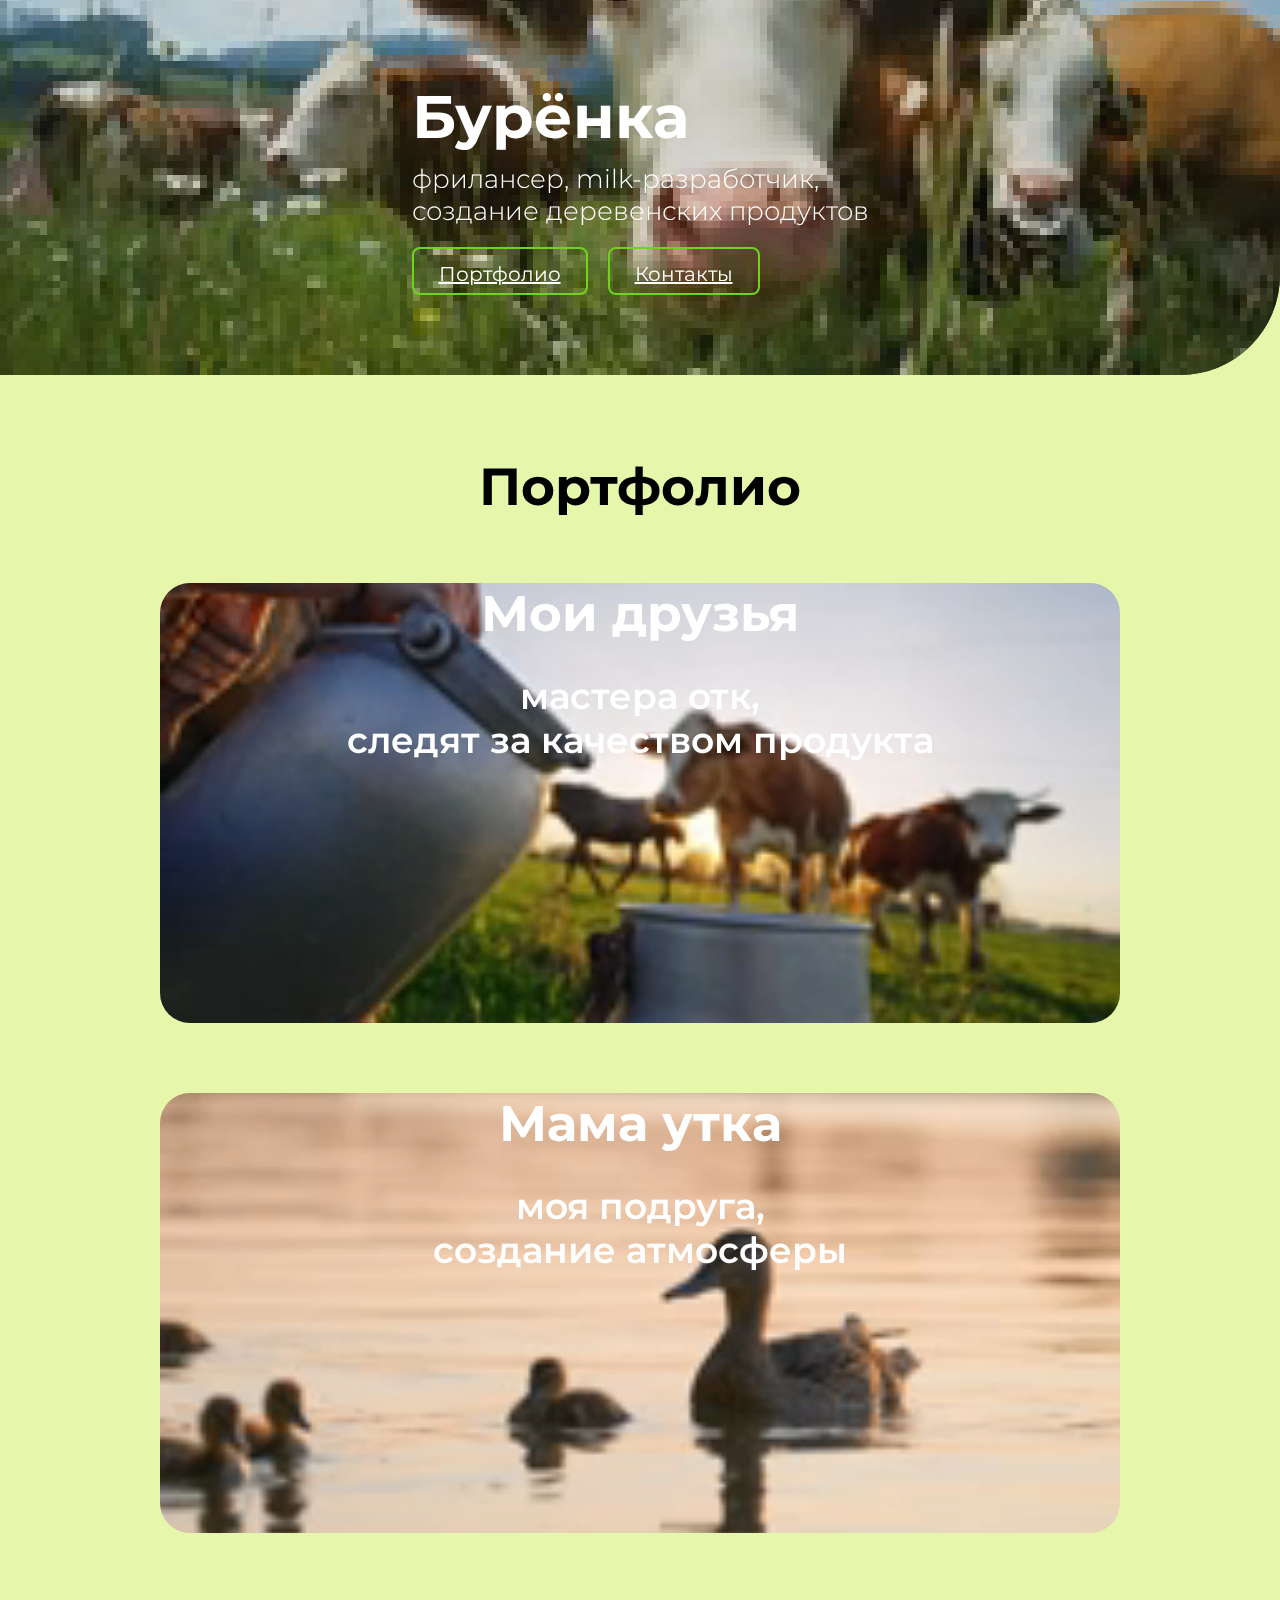
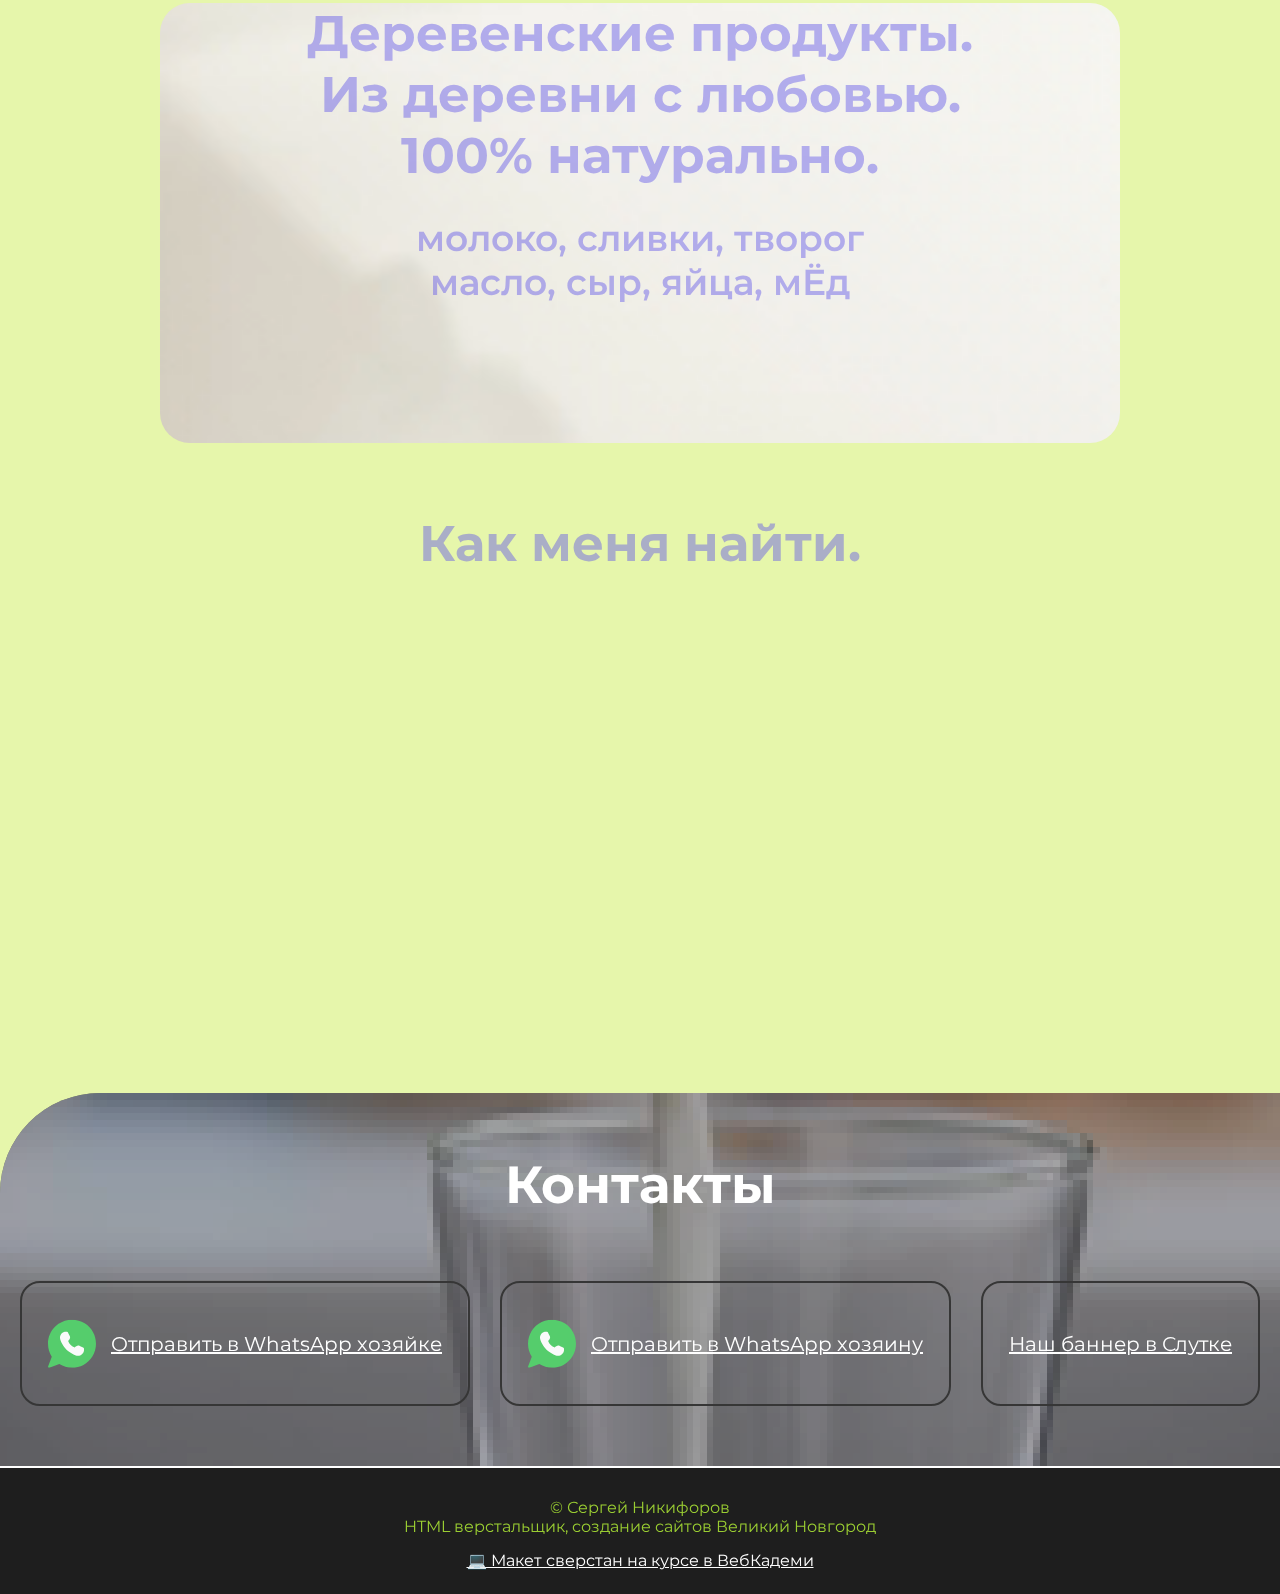
<file: index.html>
<!DOCTYPE html>
<html lang="en">
  <head>
    <meta charset="UTF-8" />
    <meta name="viewport" content="width=device-width, initial-scale=1.0" />
    <title>Буренка - фрилансер.</title>
    <link rel="stylesheet" href="./css/reset.css" />
    <link rel="stylesheet" href="./css/main.css" />
    <link rel="stylesheet" href="./css/media.css" />

    <link rel="icon" type="image/x-icon" href="./img/favicons/favicon.svg" />
    <link
      rel="apple-touch-icon"
      sizes="180x180"
      href="./img/favicons/apple-touch-icon.png"
    />
  </head>
  <body>
    <header class="header">
      <div class="container">
        <div class="header-row">
          <div class="header-desc">
            <h1 class="header-title">Бурёнка</h1>
            <p class="header-text">
              фрилансер, milk-разработчик, <br />
              создание деревенских продуктов
            </p>
            <div class="header-btns">
              <a href="#portfolio" class="btn">Портфолио</a>
              <a href="#contacts" class="btn-outline">Контакты</a>
            </div>
          </div>
        </div>
      </div>
      <video class="header-video" autoplay muted loop>
        <source
          type="video/mp4"
          src="./video/istockphoto-1156907442-192_srp.mp4"
        />
      </video>
    </header>
    <main>
      <section class="poryfolio" id="portfolio">
        <div class="portfolio-container">
          <h2 class="portfolio-title">Портфолио</h2>
          <div class="projects">
            <article class="project">
              <h2 class="project-title">Мои друзья</h2>
              <p class="project-text">
                мастера отк, <br />
                следят за качеством продукта
              </p>
              <video class="project-video project-img" autoplay muted loop>
                <source
                  type="video/mp4"
                  src="./video/istockphoto-2128573560-192_srp.mp4"
                />
              </video>
            </article>
            <article class="project">
              <h2 class="project-title">Мама утка</h2>
              <p class="project-text">
                моя подруга, <br />
                создание атмосферы
              </p>
              <video class="project-video project-img" autoplay muted loop>
                <source
                  type="video/mp4"
                  src="./video/istockphoto-1383852410-192_srp.mp4"
                />
              </video>
            </article>
            <article class="project">
              <h2 class="project-title product">
                Деревенские продукты. <br />
                Из деревни с любовью. <br />
                100% натурально.
              </h2>
              <p class="project-text product">
                молоко, сливки, творог<br />
                масло, сыр, яйца, мЁд
              </p>

              <video class="project-video project-img" autoplay muted loop>
                <source
                  type="video/mp4"
                  src="./video/istockphoto-2177755308-192_srp.mp4"
                />
              </video>
            </article>
            <article class="project-map">
              <h2 class="project-title product">Как меня найти.</h2>
              <iframe
                class="project-map"
                src="https://yandex.ru/map-widget/v1/?um=constructor%3A33a222089656ff8dac47663bcae30edf9ec4e201d94b42376b368b62e374de24&amp;source=constructor"
                width="500"
                height="240"
                frameborder="0"
              ></iframe>
            </article>
          </div>
        </div>
      </section>
      <section class="contacts" id="contacts">
        <div class="contacts-container">
          <h2 class="contacts-title">Контакты</h2>

          <div class="messangers">
            <a
              href="https://wa.me/79116115179"
              target="_blank"
              class="messanger"
            >
              <img src="./img/icons/whatsapp.svg" alt="whatsapp" />
              Отправить в WhatsApp хозяйке</a
            >
            <a
              href="https://wa.me/79116111088"
              target="_blank"
              class="messanger"
            >
              <img src="./img/icons/whatsapp.svg" alt="whatsapp" />
              Отправить в WhatsApp хозяину</a
            >

            <a href="/banner.html" class="messanger"> Наш баннер в Слутке</a>
          </div>
        </div>
        <video class="contacts-video" autoplay muted loop>
          <source
            type="video/mp4"
            src="./video/istockphoto-1319801343-192_srp.mp4"
          />
        </video>
      </section>
    </main>
    <hr class="hr" />
    <footer class="footer">
      <div class="footer-container">
        <div class="footer-inner">
          <p>
            © Сергей Никифоров <br />
            HTML верстальщик, создание сайтов Великий Новгород
          </p>
          <p>
            <a href="https://webcademy.ru" target="_blank"
              >💻 Макет сверстан на курсе в ВебКадеми</a
            >
          </p>
        </div>
      </div>
    </footer>
  </body>
</html>
</file>
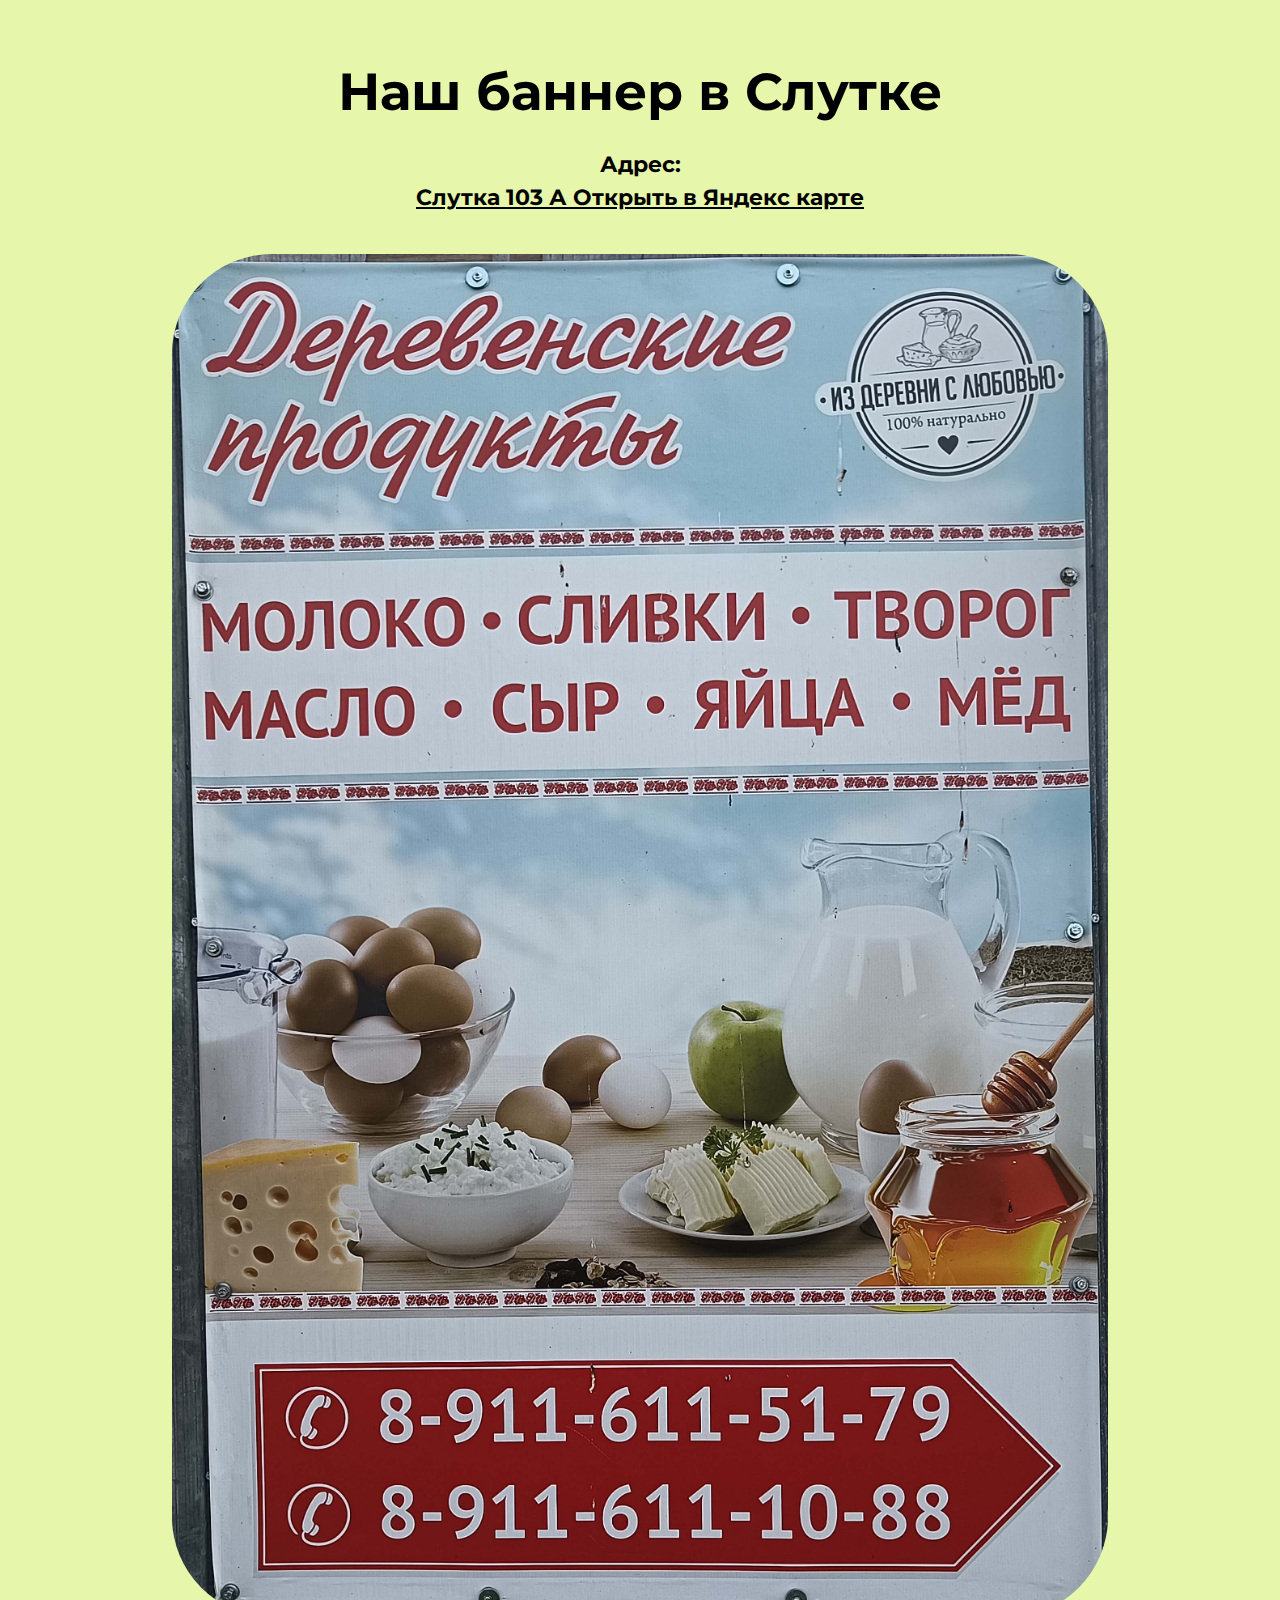
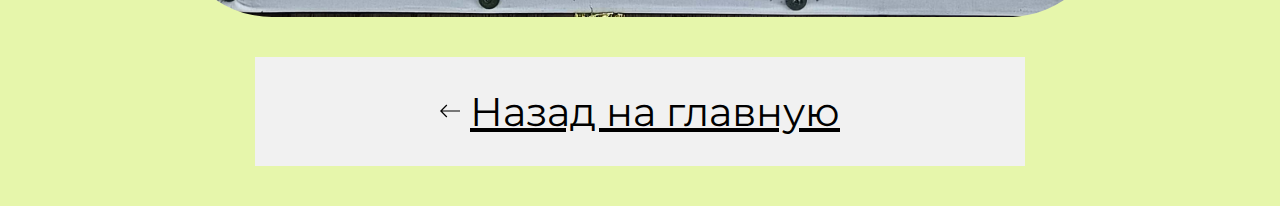
<file: banner.html>
<!DOCTYPE html>
<html lang="en">
  <head>
    <meta charset="UTF-8" />
    <meta name="viewport" content="width=device-width, initial-scale=1.0" />
    <title>Наш баннер в Слутке</title>
    <link rel="stylesheet" href="./css/reset.css" />
    <link rel="stylesheet" href="./css/main.css" />
    <link rel="stylesheet" href="./css/media.css" />
    <link rel="icon" type="image/x-icon" href="./img/favicons/favicon.svg" />
    <link
      rel="apple-touch-icon"
      sizes="180x180"
      href="./img/favicons/apple-touch-icon.png"
    />
  </head>
  <body>
    <article class="inner-page">
      <div class="container">
        <div class="inner-page-details">
          <h1 class="inner-page-title">Наш баннер в Слутке</h1>
          <div class="inner-page-text">
            <p class="inner-page-link">
              Адрес:
              <br />
              <a href="https://yandex.ru/maps/-/CHg-YPJp" target="_blank"
                >Слутка 103 А Открыть в Яндекс карте</a
              >
            </p>
          </div>
        </div>

        <img
          class="inner-page-img"
          src="./img/banner.jpg"
          setsrc="./img/projects/project-lofthouse@2x.jpg 2x"
          alt="Сайт магазина мебели"
        />

        <a href="./index.html" class="inner-page-backlink">
          <img
            class="inner-back"
            src="./img/icons/arrow-left.svg"
            alt="Назад на
          главную"
          />Назад на главную</a
        >
      </div>
    </article>
  </body>
</html>
</file>
<file: css/main.css>
@import url("https://fonts.googleapis.com/css2?family=Montserrat:ital,wght@0,100..900;1,100..900&family=Philosopher:ital,wght@0,400;0,700;1,400;1,700&display=swap");

html {
  scroll-behavior: smooth;
  font-size: 62.5%;
}

body {
  font-family: "Montserrat", sans-serif;
  font-optical-sizing: auto;
  font-weight: 400;
  font-style: normal;
  background-color: rgb(230, 246, 171);
}

 a {
  text-decoration: underline !important;
}

.container {
  max-width: 120rem;
  margin: 0 auto;
  padding: 0 1.5rem;
}

.header .container {
  position: relative;
  z-index: 1;
}

.header {
  position: relative;
  padding-top: 8rem;
  padding-bottom: 8rem;
  background: #252525 linear-gradient(158deg, #2f2f2f 0%, #202020 100%);
  border-bottom-right-radius: 10rem;
  color: #fff;
}

.header-video {
  position: absolute;
  left: 0;
  top: 0;
  width: 100%;
  height: 100%;
  object-fit: cover;
  opacity: 0.8;
  object-position: center;
  border-bottom-right-radius: 10rem;
}

.header-row {
  display: flex;
  flex-direction: row;
  align-items: center;
  justify-content: center;
  column-gap: 6rem;
}

.header-title {
  margin-bottom: 1rem;
  font-weight: 700;
  font-size: 6rem;
}

.header-text {
  margin-bottom: 2rem;
  font-size: 2.6rem;
  font-weight: 300;
}

.header-btns {
  display: flex;
  column-gap: 2rem;
}

.btn,
.btn-outline {
  font-size: 2rem;
  border: 2px solid #6fd322;
  height: 4.8rem;
  padding: 1.5rem 2.5rem;
  border-radius: 0.8rem;
  color: white;
  line-height: 1;
  transition: all 0.4s ease-in;
}

.btn:hover {
  border-color: #1782cf;
  color: #1782cf;
  font-weight: 600;
  transform: scale(1.1);
}

.btn-outline:hover {
  border-color: #1782cf;
  color: #1782cf;
  font-weight: 600;
  transform: scale(1.1);
}

/* --portfolio-- */

.portfolio-container {
  padding: 8rem 0;
}

.portfolio-title {
  font-size: 5.2rem;
  font-weight: bold;
  text-align: center;
  margin-bottom: 6.5rem;
}

.projects {
  display: flex;
  flex-direction: column;
  row-gap: 7rem;
  align-items: center;
}

.project {
  position: relative;
  text-align: center;
  width: 96rem;
  height: 44rem;
}

.project-map {
  text-align: center;
  width: 96rem;
  height: 44rem;
  margin-bottom: 6rem;
}

.project-map_yandex {
  text-align: center;
  width: 96rem;
  height: 44rem;
  margin-bottom: 3rem;
}

.project-img {
  border-radius: 3rem;
  margin-bottom: 3rem;
  transition: opacity 0.4s ease-in;
}

.project-video {
  position: absolute;
  z-index: -3;
  left: 0;
  top: 0;
  width: 100%;
  height: 100%;
  object-fit: cover;
  opacity: 1;
  object-position: center;
}

.project-img:hover {
  opacity: 0.6;
}

.project-title {
  text-align: center;
  margin-bottom: 3rem;
  font-weight: 700;
  font-size: 5rem;
  color: white;
}

.project-text {
  margin-bottom: 2rem;
  font-size: 3.6rem;
  font-weight: 600;
  color: white;
}

.product {
  color: rgba(99, 89, 232, 0.455);
}

/*--contacts--*/

.contacts {
  position: relative;
  padding: 6rem 2rem;
  width: 100%;
  background-color: #252525;
  border-top-left-radius: 10rem;
  color: white;
}

.contacts-container {
  position: relative;
  z-index: 1;
}

.contacts-video {
  position: absolute;
  left: 0;
  top: 0;
  width: 100%;
  height: 100%;
  object-fit: cover;
  opacity: 0.6;
  object-position: center;
  border-top-left-radius: 10rem;
}

.contacts-title {
  text-align: center;
  margin-bottom: 6.5rem;
  font-size: 5.2rem;
  font-weight: bold;
}

.messangers {
  display: flex;
  column-gap: 3rem;
  row-gap: 3rem;
  flex-wrap: wrap;
}

.messanger {
  flex-grow: 1;
  font-size: 2rem;
  display: flex;
  column-gap: 1.5rem;
  align-items: center;
  justify-content: center;
  color: white;
  padding: 3.6rem 2rem;
  border-radius: 2rem;
  border: 2px solid #363636;
  transition: all 0.4s ease-in;
}

.messanger:hover {
  border-color: #1782cf;
  background-color: #1e1e1e;
}

.hr {
  border: 0.5px solid white;
}

.footer {
  width: 100%;
  height: 12.6rem;
  background-color: #1e1e1e;
  padding: 3rem 0;
  text-align: center;
}

.footer a {
  color: white;
  text-decoration: underline;
}

.footer-inner {
  color: yellowgreen;
  font-size: 1.6rem;
}

.footer-inner p + p {
  margin-top: 1.5rem;
}

/*-inner-page-*/

.inner-page {
  padding: 6rem 0 4rem;
}

.inner-page-details {
  display: flex;
  flex-direction: column;
  row-gap: 2.5rem;
  align-items: center;
  margin-bottom: 4rem;
  text-align: center;
}

.inner-page-title {
  font-size: 5.2rem;
  font-weight: bold;
}

.inner-page-text {
  max-width: 57rem;
  display: flex;
  flex-direction: column;
  row-gap: 2.5rem;
  font-size: 2.2rem;
  letter-spacing: 1.4;
  font-weight: bold;
  color: #555555;
  line-height: 1.5;
}

.inner-page-link {
  color: black;
}

.inner-page-link a {
  color: black;
  text-decoration: underline;
}

.inner-page-img {
  width: 80%;
  display: block;
  margin: 0 auto;
  margin-bottom: 4rem;
  border-radius: 10rem;
}

.inner-page-backlink {
  max-width: 77rem;
  margin: 0 auto;
  padding: 30px;

  font-size: 4rem;

  display: flex;
  column-gap: 1rem;
  align-items: center;
  justify-content: center;

  background-color: #f1f1f1;
  color: black;
  text-align: center;
  transition: 0.4s;
}

.inner-page-backlink:hover {
  background-color: #decdcd;
}
</file>
<file: css/media.css>
@media (max-width: 950px) {
  html {
    font-size: 52.5%;
  }
}

@media (max-width: 810px) {
  html {
    font-size: 42.5%;
  }

  .footer-inner {
    font-size: 1.8rem;
  }
}

@media (max-width: 660px) {
  html {
    font-size: 32.5%;
  }

  .btn,
  .btn-outline {
    font-size: 2.5rem;
    padding: auto;
    height: 5.8rem;
  }

  .messanger {
    font-size: 2.5rem;
  }

  .footer-inner {
    font-size: 2.2rem;
  }
}

@media (max-width: 510px) {
  html {
    font-size: 22.5%;
  }

  .header-text {
    font-size: 3.6rem;
  }

  .btn,
  .btn-outline {
    font-size: 3.5rem;
    height: 6.5rem;
  }

  .messanger {
    font-size: 3.5rem;
    /* padding: 3.6rem 2rem; */
  }

  .footer-inner {
    font-size: 2.8rem;
  }
}

@media (max-width: 360px) {
  html {
    font-size: 16%;
  }

  .header,
  .header-video {
    width: 100%;
    height: 94rem;
  }

  .header-title,
  .project-title {
    font-size: 7rem;
  }

  .header-text,
  .project-text {
    font-size: 5.6rem;
  }

  .btn,
  .btn-outline {
    font-size: 4.5rem;
    height: 7.5rem;
  }

  .project {
    width: 120rem;
    height: 64rem;
  }

  .project-map {
    width: 120rem;
    height: 64rem;
    margin-bottom: 6rem;
  }

  .messanger {
    font-size: 5.5rem;
  }

  .footer-inner {
    font-size: 3.8rem;
  }

  .inner-page-text {
    font-size: 5.2rem;
  }
}
</file>
